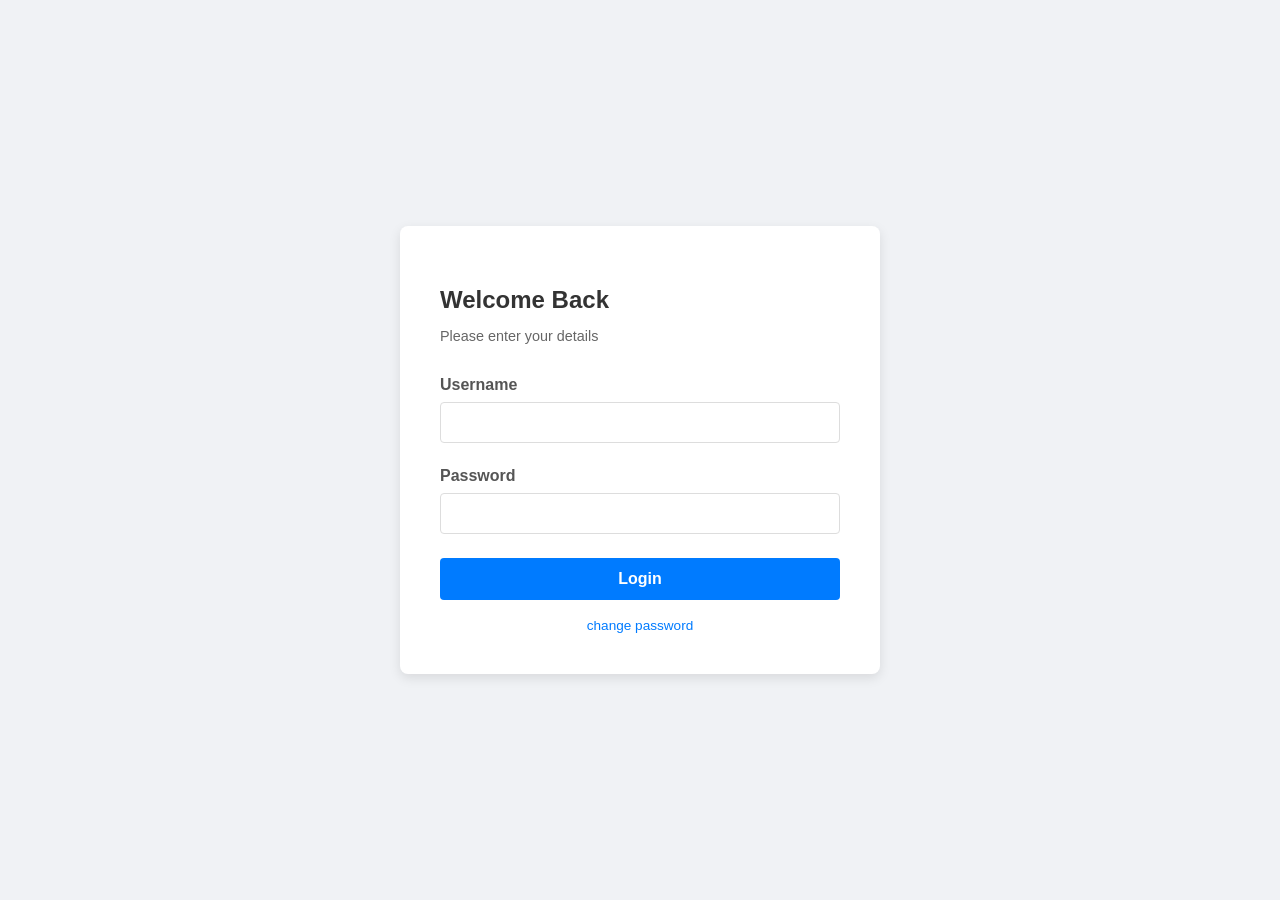
<file: index.html>
<!DOCTYPE html>
<html lang="en">
<head>
    <meta charset="UTF-8">
    <meta name="viewport" content="width=device-width, initial-scale=1.0">
    <title>Simple Login</title>
    <link rel="stylesheet" href="/css/style.css">
</head>
<body>
    <div class="login-container">
        <form class="login-form">
            <h2>Welcome Back</h2>
            <p>Please enter your details</p>
            
            <div class="input-group">
                <label for="username">Username</label>
                <input type="text" id="username" name="username" required>
            </div>
            
            <div class="input-group">
                <label for="password">Password</label>
                <input type="password" id="password" name="password" required>
            </div>
            
            <button type="button" class="login-btn" onclick="login_user()">Login</button>
            
            <div class="form-footer">
                <a href="#">change password</a>
            </div>
        </form>
    </div>

    <script src="/js/script.js"></script>
</body>
</html>
</file>
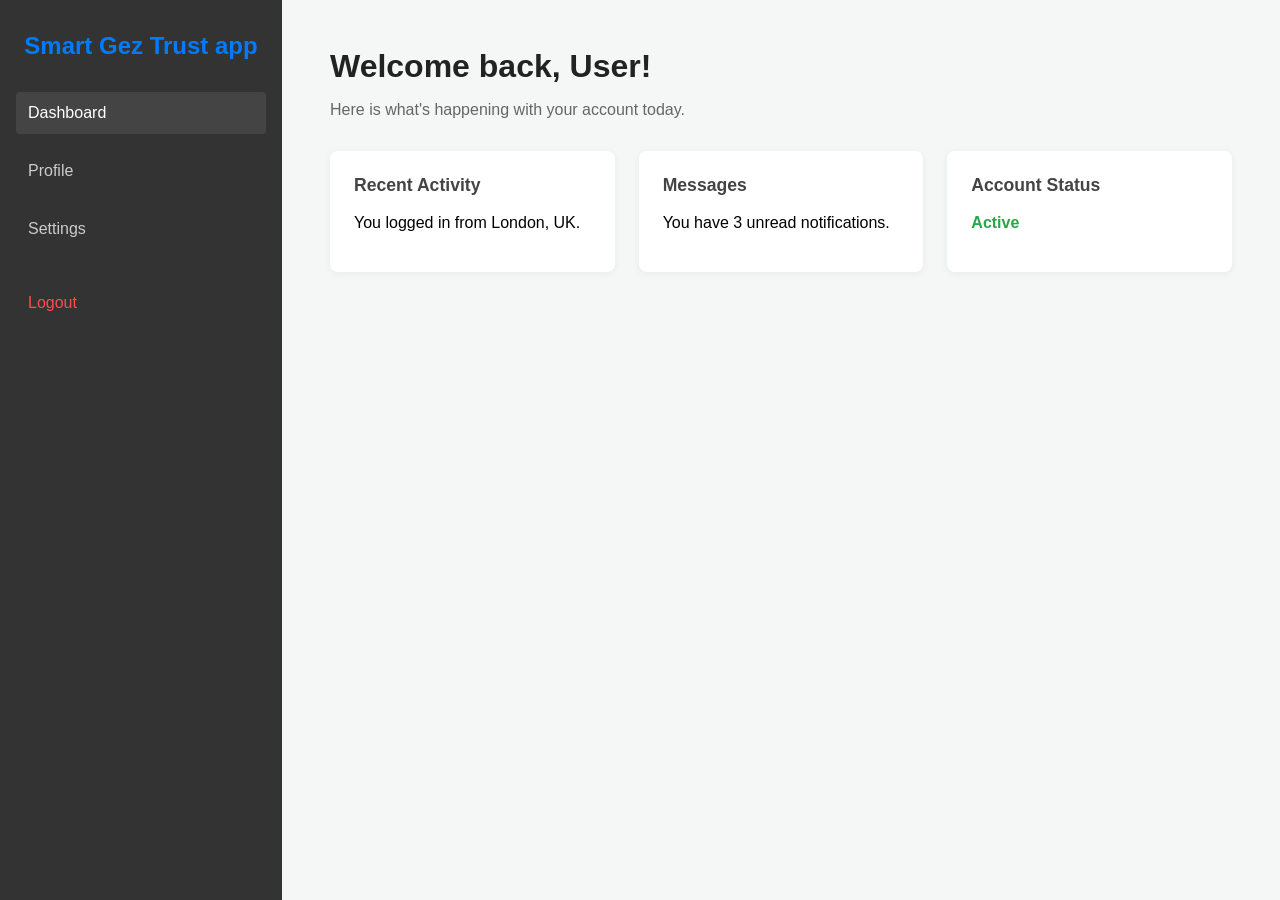
<file: Dashboard.html>
<!DOCTYPE html>
<html lang="en">
<head>
    <meta charset="UTF-8">
    <meta name="viewport" content="width=device-width, initial-scale=1.0">
    <title>Dashboard - User Portal</title>
    <link rel="stylesheet" href="/css/Dashboard.css">
     
</head>
<body>
    <div class="dashboard-wrapper">
        <nav class="sidebar">
            <div class="logo">Smart Gez Trust app</div>
            <ul>
                <li><a href="#" class="active">Dashboard</a></li>
                <li><a href="#">Profile</a></li>
                <li><a href="#">Settings</a></li>
                <li><a href="index.html" class="logout">Logout</a></li>
            </ul>
        </nav>

        <main class="content">
            <header>
                <h1>Welcome back, User!</h1>
                <p>Here is what's happening with your account today.</p>
            </header>

            <div class="stats-grid">
                <div class="card">
                    <h3>Recent Activity</h3>
                    <p>You logged in from London, UK.</p>
                </div>
                <div class="card">
                    <h3>Messages</h3>
                    <p>You have 3 unread notifications.</p>
                </div>
                <div class="card">
                    <h3>Account Status</h3>
                    <p class="status-active">Active</p>
                </div>
            </div>
        </main>
    </div>
</body>
</html>
</file>
<file: css/style.css>
body {
    font-family: 'Segoe UI', Tahoma, Geneva, Verdana, sans-serif;
    background-color: #f0f2f5;
    display: flex;
    justify-content: center;
    align-items: center;
    height: 100vh;
    margin: 0;
}

.login-container {
    background-color: #ffffff;
    padding: 2.5rem;
    border-radius: 8px;
    box-shadow: 0 4px 12px rgba(0, 0, 0, 0.1);
    width: 100%;
    max-width: 400px;
}

.login-form h2 {
    margin-bottom: 0.5rem;
    color: #333;
}

.login-form p {
    margin-bottom: 2rem;
    color: #666;
    font-size: 0.9rem;
}

.input-group {
    margin-bottom: 1.5rem;
    text-align: left;
}

.input-group label {
    display: block;
    margin-bottom: 0.5rem;
    color: #555;
    font-weight: 600;
}

.input-group input {
    width: 100%;
    padding: 0.75rem;
    border: 1px solid #ddd;
    border-radius: 4px;
    box-sizing: border-box; /* Ensures padding doesn't affect width */
}

.login-btn {
    width: 100%;
    padding: 0.75rem;
    border: none;
    border-radius: 4px;
    background-color: #007bff;
    color: white;
    font-size: 1rem;
    font-weight: bold;
    cursor: pointer;
    transition: background-color 0.3s ease;
}

.login-btn:hover {
    background-color: #0056b3;
}

.form-footer {
    margin-top: 1rem;
    text-align: center;
}

.form-footer a {
    color: #007bff;
    text-decoration: none;
    font-size: 0.85rem;
}
</file>
<file: css/Dashboard.css>
body {
    font-family: 'Segoe UI', sans-serif;
    margin: 0;
    background-color: #f4f7f6;
    display: flex;
}

.dashboard-wrapper {
    display: flex;
    width: 100%;
    min-height: 100vh;
}

/* Sidebar Styling */
.sidebar {
    width: 250px;
    background-color: #333;
    color: white;
    padding: 2rem 1rem;
}

.sidebar .logo {
    font-size: 1.5rem;
    font-weight: bold;
    margin-bottom: 2rem;
    text-align: center;
    color: #007bff;
}

.sidebar ul {
    list-style: none;
    padding: 0;
}

.sidebar ul li {
    margin: 1rem 0;
}

.sidebar ul li a {
    color: #ccc;
    text-decoration: none;
    display: block;
    padding: 0.75rem;
    border-radius: 4px;
    transition: 0.3s;
}

.sidebar ul li a:hover, .sidebar ul li a.active {
    background-color: #444;
    color: white;
}

.sidebar ul li a.logout {
    margin-top: 2rem;
    color: #ff4d4d;
}

/* Main Content Styling */
.content {
    flex-grow: 1;
    padding: 3rem;
}

header h1 {
    margin: 0;
    color: #222;
}

header p {
    color: #666;
}

/* Grid for Cards */
.stats-grid {
    display: grid;
    grid-template-columns: repeat(auto-fit, minmax(250px, 1fr));
    gap: 1.5rem;
    margin-top: 2rem;
}

.card {
    background: white;
    padding: 1.5rem;
    border-radius: 8px;
    box-shadow: 0 2px 8px rgba(0,0,0,0.05);
}

.card h3 {
    margin-top: 0;
    font-size: 1.1rem;
    color: #444;
}

.status-active {
    color: #28a745;
    font-weight: bold;
}
</file>
